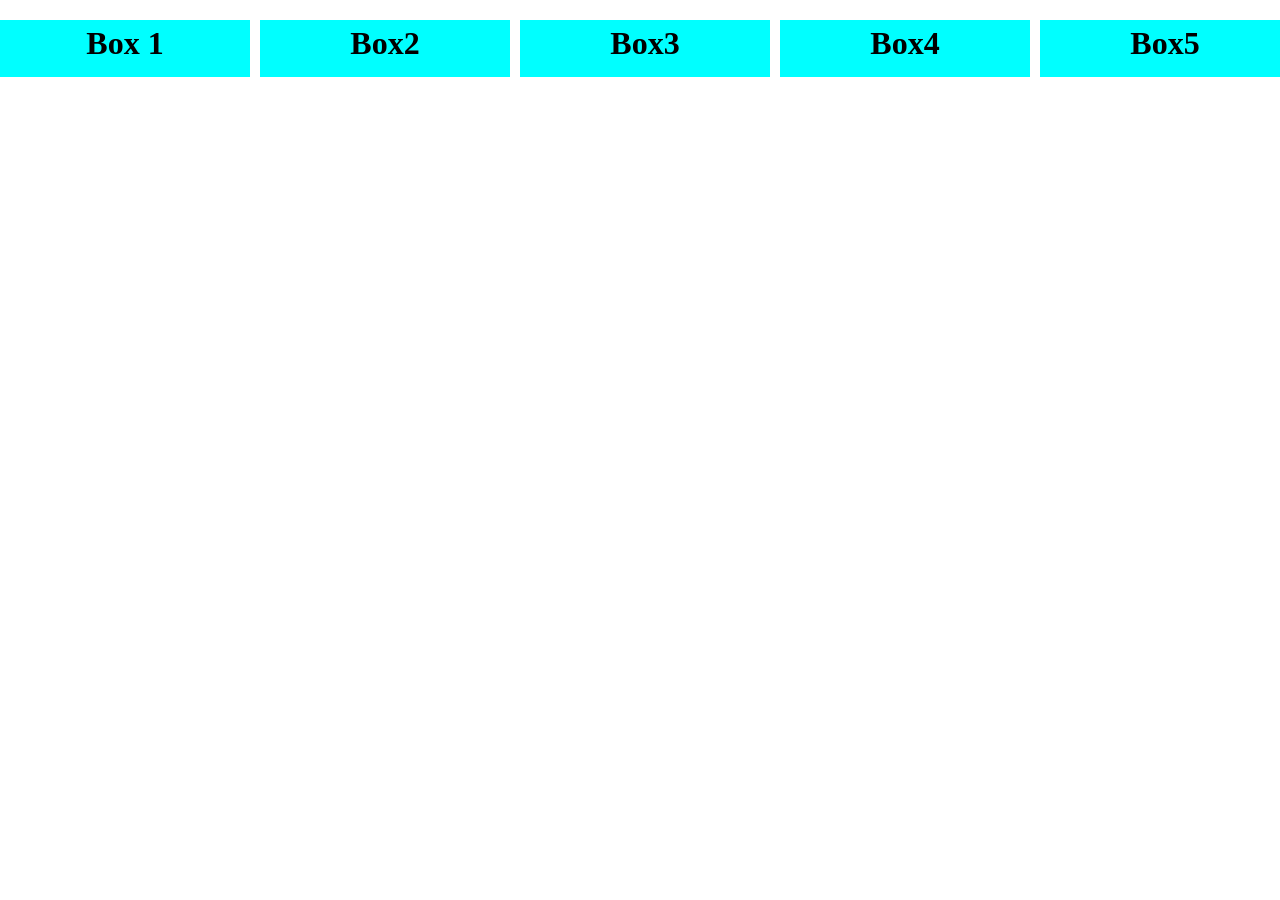
<file: learning/index.html>
<!DOCTYPE html>
<html lang="en">
<head>
    <meta charset="UTF-8">
    <meta name="viewport" content="width=device-width, initial-scale=1.0">
    <title>Document</title>
    <link rel="stylesheet" href="style.css">
</head>
<body>
    <div class="container">
        <div class="box">
            <h1>Box 1</h1>
        </div>
        <div class="box">
            <h1>Box2</h1>
        </div>
        <div class="box">
            <h1>Box3</h1>
        </div>
        <div class="box">
            <h1>Box4</h1>
        </div>
        <div class="box">
            <h1>Box5</h1>
        </div>
    </div>
</body>
</html>
</file>
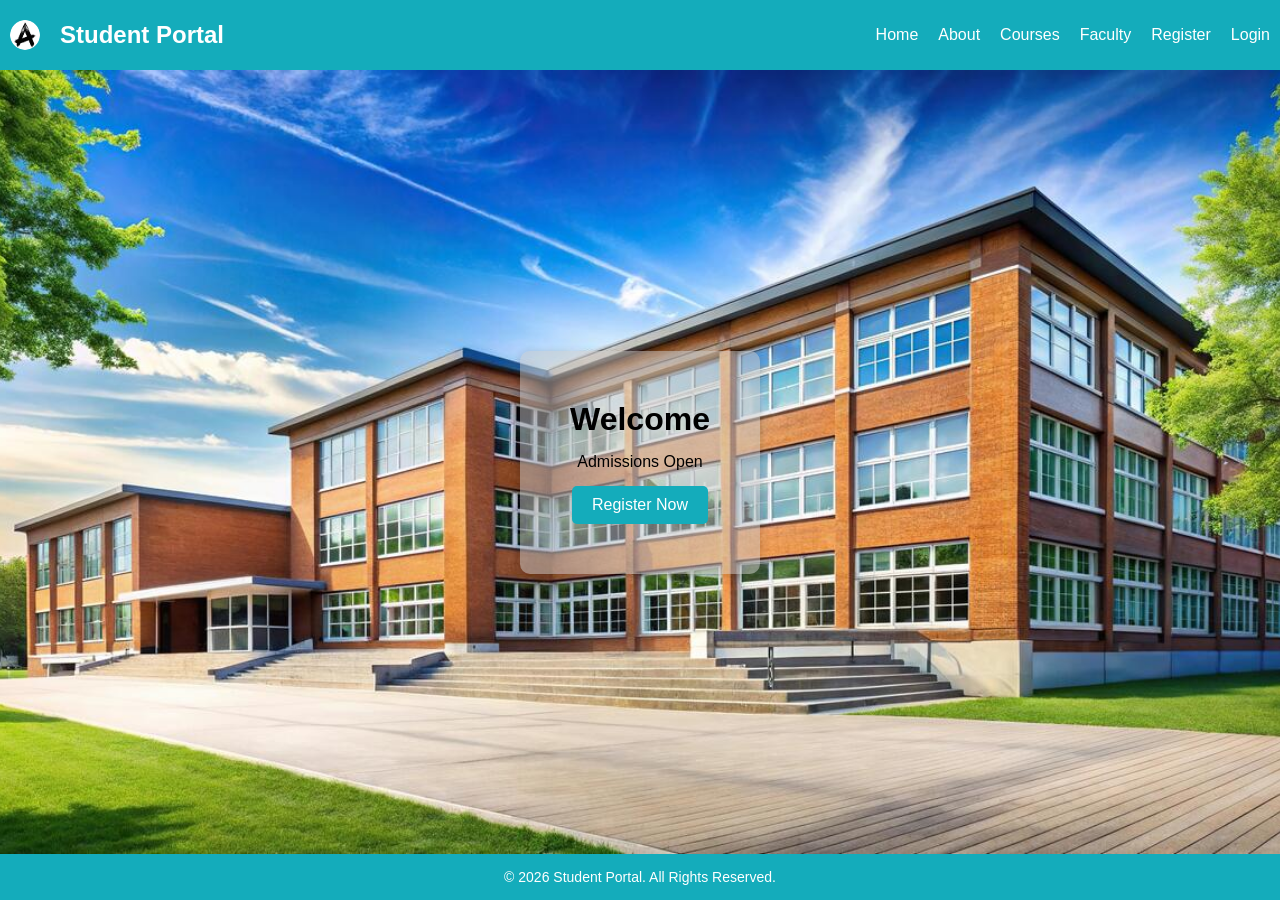
<file: student_portal/index.html>
<!doctype html>
<html lang="en">
  <head>
    <meta charset="UTF-8" />
    <meta name="viewport" content="width=device-width, initial-scale=1.0" />

    <link rel="stylesheet" href="css/main.css" />

    <title>Student Portal</title>
  </head>
  <body>
    <nav>
      <div class="logo-container">
        <img src="imgs/Asaiyum_Logo.png" alt="logo" class="logo" />
        <h1>Student Portal</h1>
      </div>

      <input type="checkbox" id="menu-toggle" />

      <label for="menu-toggle" class="hamburger"> ☰ </label>

      <ul class="nav-links">
        <li><a href="index.html">Home</a></li>
        <li><a href="about.html">About</a></li>
        <li><a href="courses.html">Courses</a></li>
        <li><a href="faculty.html">Faculty</a></li>
        <li><a href="register.html">Register</a></li>
        <li><a href="login.html">Login</a></li>
      </ul>
    </nav>

    <div
      class="hero"
      style="background-image: url(&quot;imgs/school.jpg&quot;)"
    >
      <div class="welcome-card">
        <h1>Welcome</h1>
        <p>Admissions Open</p>
        <a href="register.html">
          <button>Register Now</button>
        </a>
      </div>
    </div>

    <footer>
      <p>&copy; 2026 Student Portal. All Rights Reserved.</p>
    </footer>
  </body>
</html>
</file>
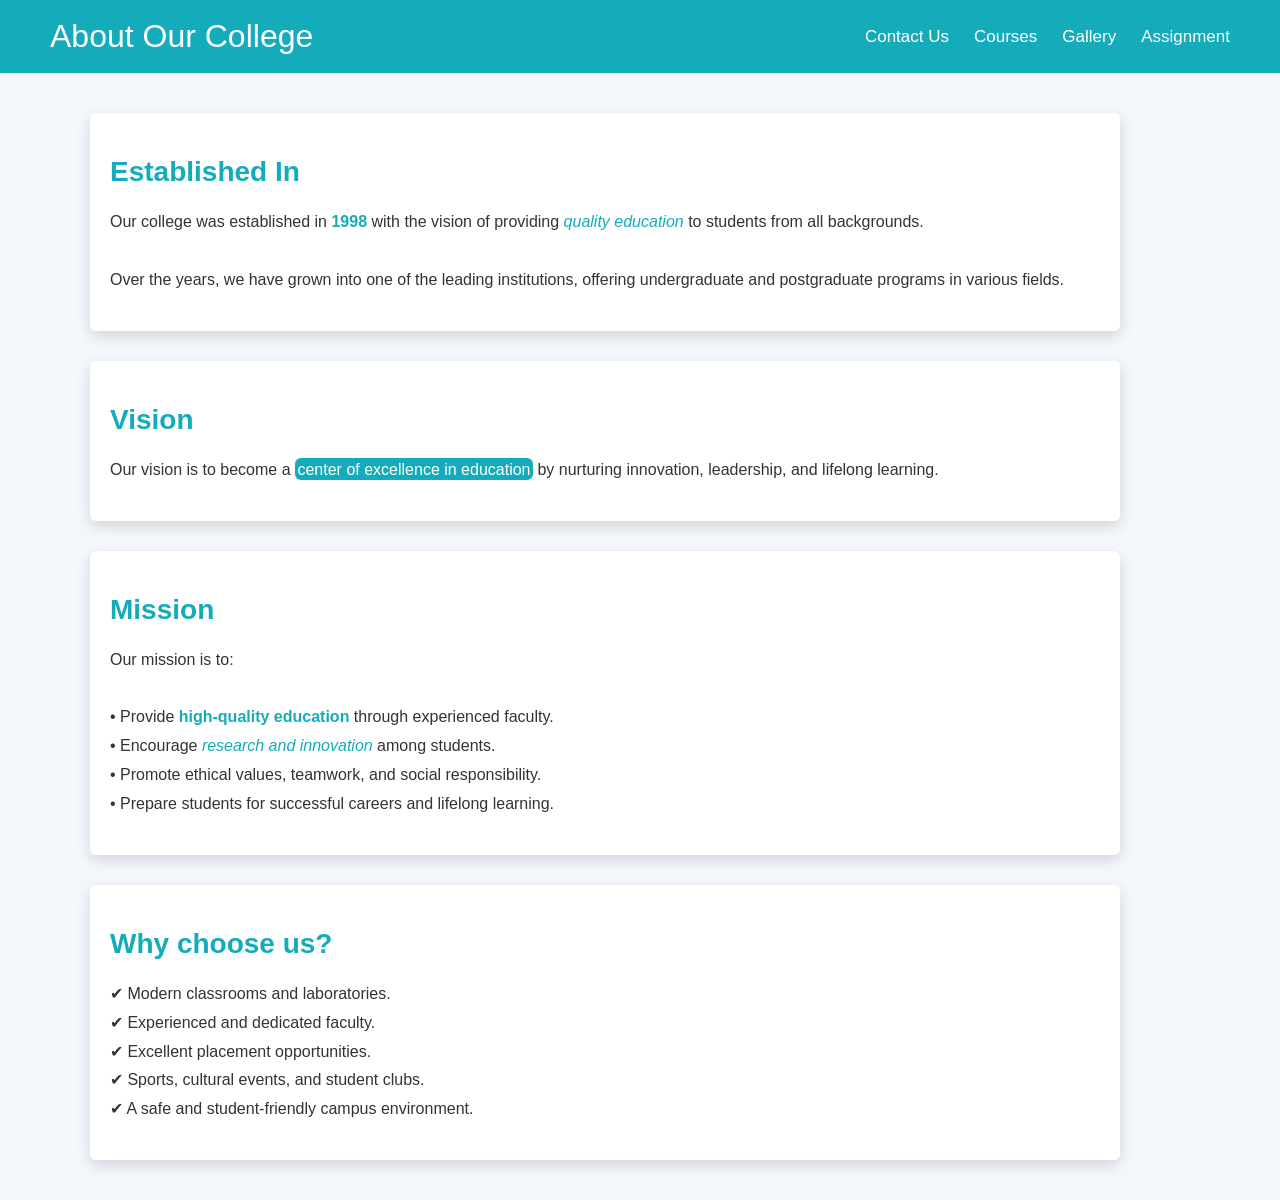
<file: student_portal/about.html>
<!doctype html>
<html lang="en">
  <head>
    <meta charset="UTF-8" />
    <meta name="viewport" content="width=device-width, initial-scale=1.0" />

    <link rel="stylesheet" href="css/about.css" />

    <title>About Page</title>
  </head>

  <body class="about-page">
    <nav class="navbar">
      <div class="page-title">About Our College</div>

      <div class="nav-links">
        <a href="contact.html" class="nav-link">Contact Us</a>
        <a href="courses.html" class="nav-link">Courses</a>
        <a href="gallery.html" class="nav-link">Gallery</a>
        <a href="assignments.html" class="nav-link">Assignment</a>
      </div>
    </nav>

    <section class="about-section">
      <article class="about-card">
        <h2 class="section-title">Established In</h2>

        <p class="section-content">
          Our college was established in <strong>1998</strong> with the vision
          of providing <em>quality education</em> to students from all
          backgrounds. <br /><br />
          Over the years, we have grown into one of the leading institutions,
          offering undergraduate and postgraduate programs in various fields.
        </p>
      </article>

      <article class="about-card">
        <h2 class="section-title">Vision</h2>

        <p class="section-content">
          Our vision is to become a
          <mark>center of excellence in education</mark>
          by nurturing innovation, leadership, and lifelong learning.
        </p>
      </article>

      <article class="about-card">
        <h2 class="section-title">Mission</h2>

        <p class="section-content">
          Our mission is to:
          <br /><br />

          • Provide <strong>high-quality education</strong> through experienced
          faculty.
          <br />

          • Encourage <em>research and innovation</em> among students.
          <br />

          • Promote ethical values, teamwork, and social responsibility.
          <br />

          • Prepare students for successful careers and lifelong learning.
        </p>
      </article>

      <article class="about-card">
        <h2 class="section-title">Why choose us?</h2>

        <p class="section-content">
          ✔ Modern classrooms and laboratories.<br />
          ✔ Experienced and dedicated faculty.<br />
          ✔ Excellent placement opportunities.<br />
          ✔ Sports, cultural events, and student clubs.<br />
          ✔ A safe and student-friendly campus environment.
        </p>
      </article>
    </section>
  </body>
</html>
</file>
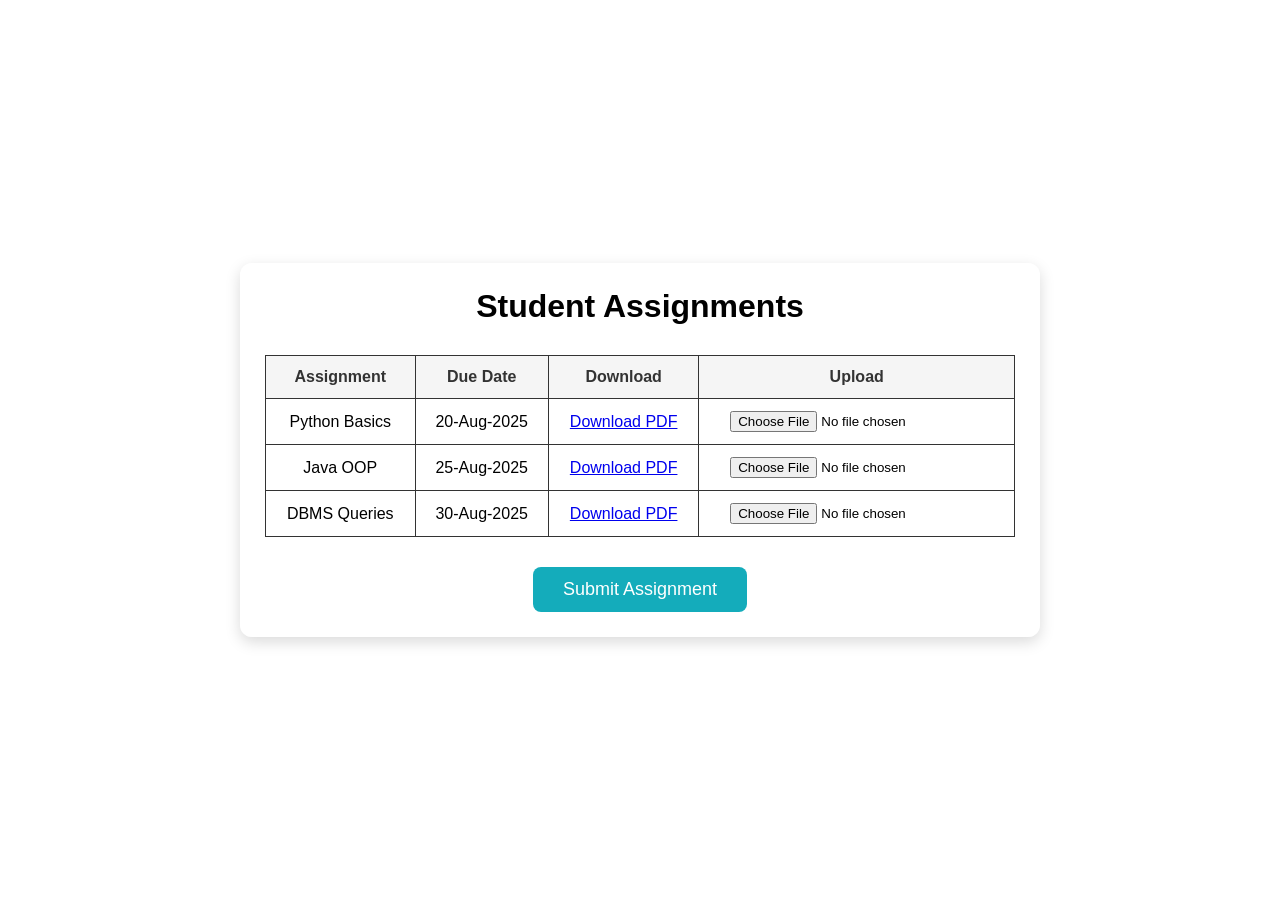
<file: student_portal/assignments.html>
<!doctype html>
<html lang="en">
  <head>
    <meta charset="UTF-8" />
    <meta name="viewport" content="width=device-width, initial-scale=1.0" />

    <link rel="stylesheet" href="css/assignments.css" />

    <title>Assignments</title>
  </head>
  <body>
    <form action="assignment-form" class="assignment-form">
      <h1 class="page-title">Student Assignments</h1>

      <div class="table-container">
        <table class="assignment-table">
          <tr class="table-header-row">
            <th class="table-heading">Assignment</th>
            <th class="table-heading">Due Date</th>
            <th class="table-heading">Download</th>
            <th class="table-heading">Upload</th>
          </tr>

          <tr class="table-row">
            <td class="table-data">Python Basics</td>
            <td class="table-data">20-Aug-2025</td>

            <td class="table-data">
              <a
                class="download-link"
                href="assignments/python_assignment.pdf"
                download
              >
                Download PDF
              </a>
            </td>

            <td class="table-data">
              <input class="file-input" type="file" />
            </td>
          </tr>

          <tr class="table-row">
            <td class="table-data">Java OOP</td>
            <td class="table-data">25-Aug-2025</td>

            <td class="table-data">
              <a
                class="download-link"
                href="assignments/java_assignment.pdf"
                download
              >
                Download PDF
              </a>
            </td>

            <td class="table-data">
              <input class="file-input" type="file" />
            </td>
          </tr>

          <tr class="table-row">
            <td class="table-data">DBMS Queries</td>
            <td class="table-data">30-Aug-2025</td>

            <td class="table-data">
              <a
                class="download-link"
                href="assignments/dbms_assignment.pdf"
                download
              >
                Download PDF
              </a>
            </td>

            <td class="table-data">
              <input class="file-input" type="file" />
            </td>
          </tr>
        </table>
      </div>

      <button class="submit-btn">Submit Assignment</button>
    </form>
  </body>
</html>
</file>
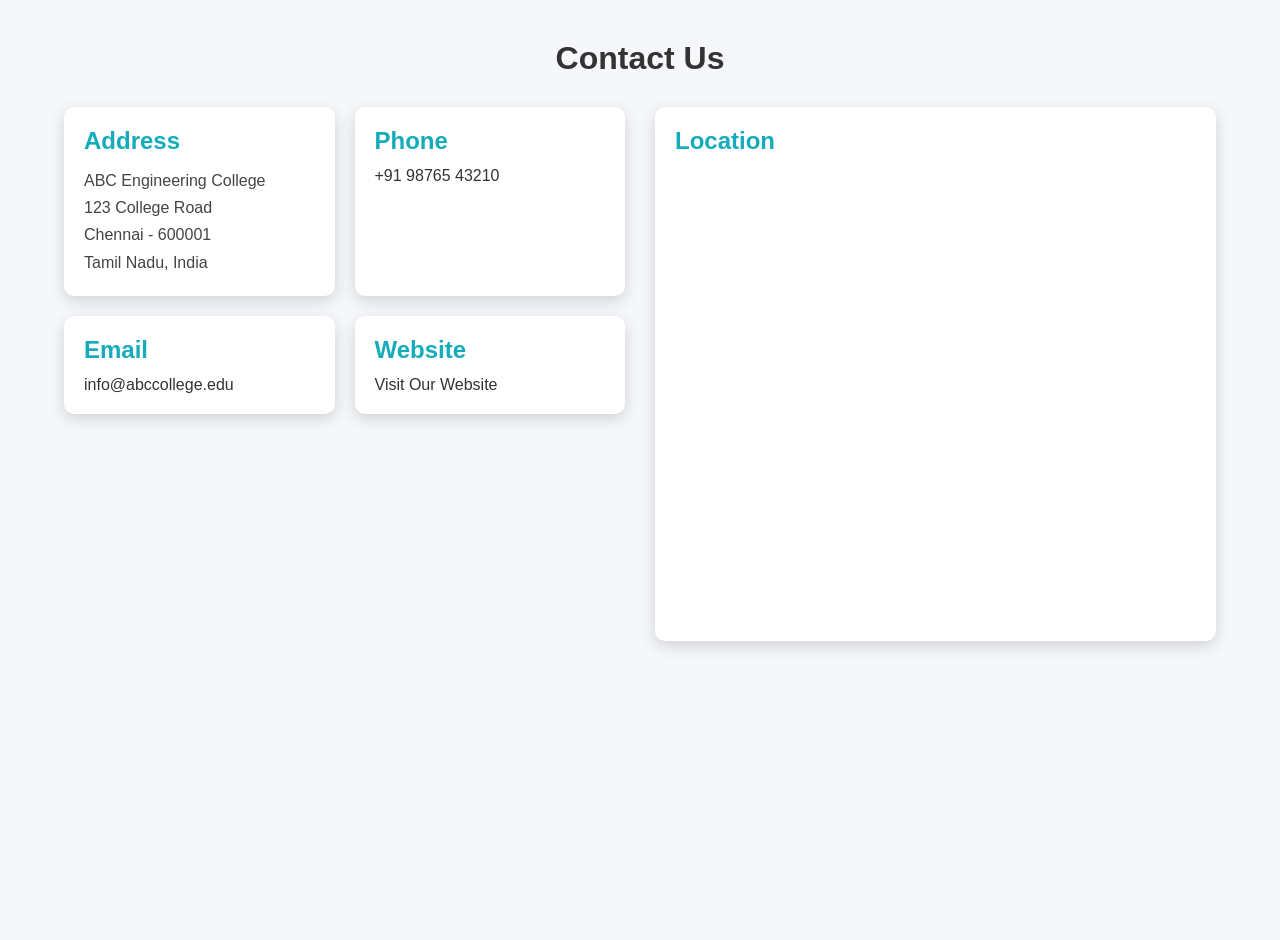
<file: student_portal/contact.html>
<!doctype html>
<html lang="en">
<head>
    <meta charset="UTF-8">
    <meta name="viewport" content="width=device-width, initial-scale=1.0">
    <title>Contact Us</title>
    <link rel="stylesheet" href="css/contact.css">
</head>
<body>

    <div class="contact-container">

        <h1 class="page-title">Contact Us</h1>

        <div class="contact-grid">

            <!-- Left Column -->
            <div class="contact-info">

                <div class="contact-section">
                    <h2 class="section-title">Address</h2>

                    <p class="contact-text">
                        ABC Engineering College <br>
                        123 College Road <br>
                        Chennai - 600001 <br>
                        Tamil Nadu, India
                    </p>
                </div>

                <div class="contact-section">
                    <h2 class="section-title">Phone</h2>

                    <a href="tel:+919876543210" class="contact-link">
                        +91 98765 43210
                    </a>
                </div>

                <div class="contact-section">
                    <h2 class="section-title">Email</h2>

                    <a href="mailto:info@abccollege.edu" class="contact-link">
                        info@abccollege.edu
                    </a>
                </div>

                <div class="contact-section">
                    <h2 class="section-title">Website</h2>

                    <a href="https://www.abccollege.edu"
                       target="_blank"
                       class="contact-link">
                        Visit Our Website
                    </a>
                </div>

            </div>

            <!-- Right Column -->
            <div class="contact-map">

                <h2 class="section-title">Location</h2>

                <div class="map-container">
                    <iframe
                        src="https://www.google.com/maps/embed?pb=YOUR_EMBED_LINK_HERE"
                        loading="lazy"
                        allowfullscreen>
                    </iframe>
                </div>

            </div>

        </div>

    </div>

</body>
</html>
</file>
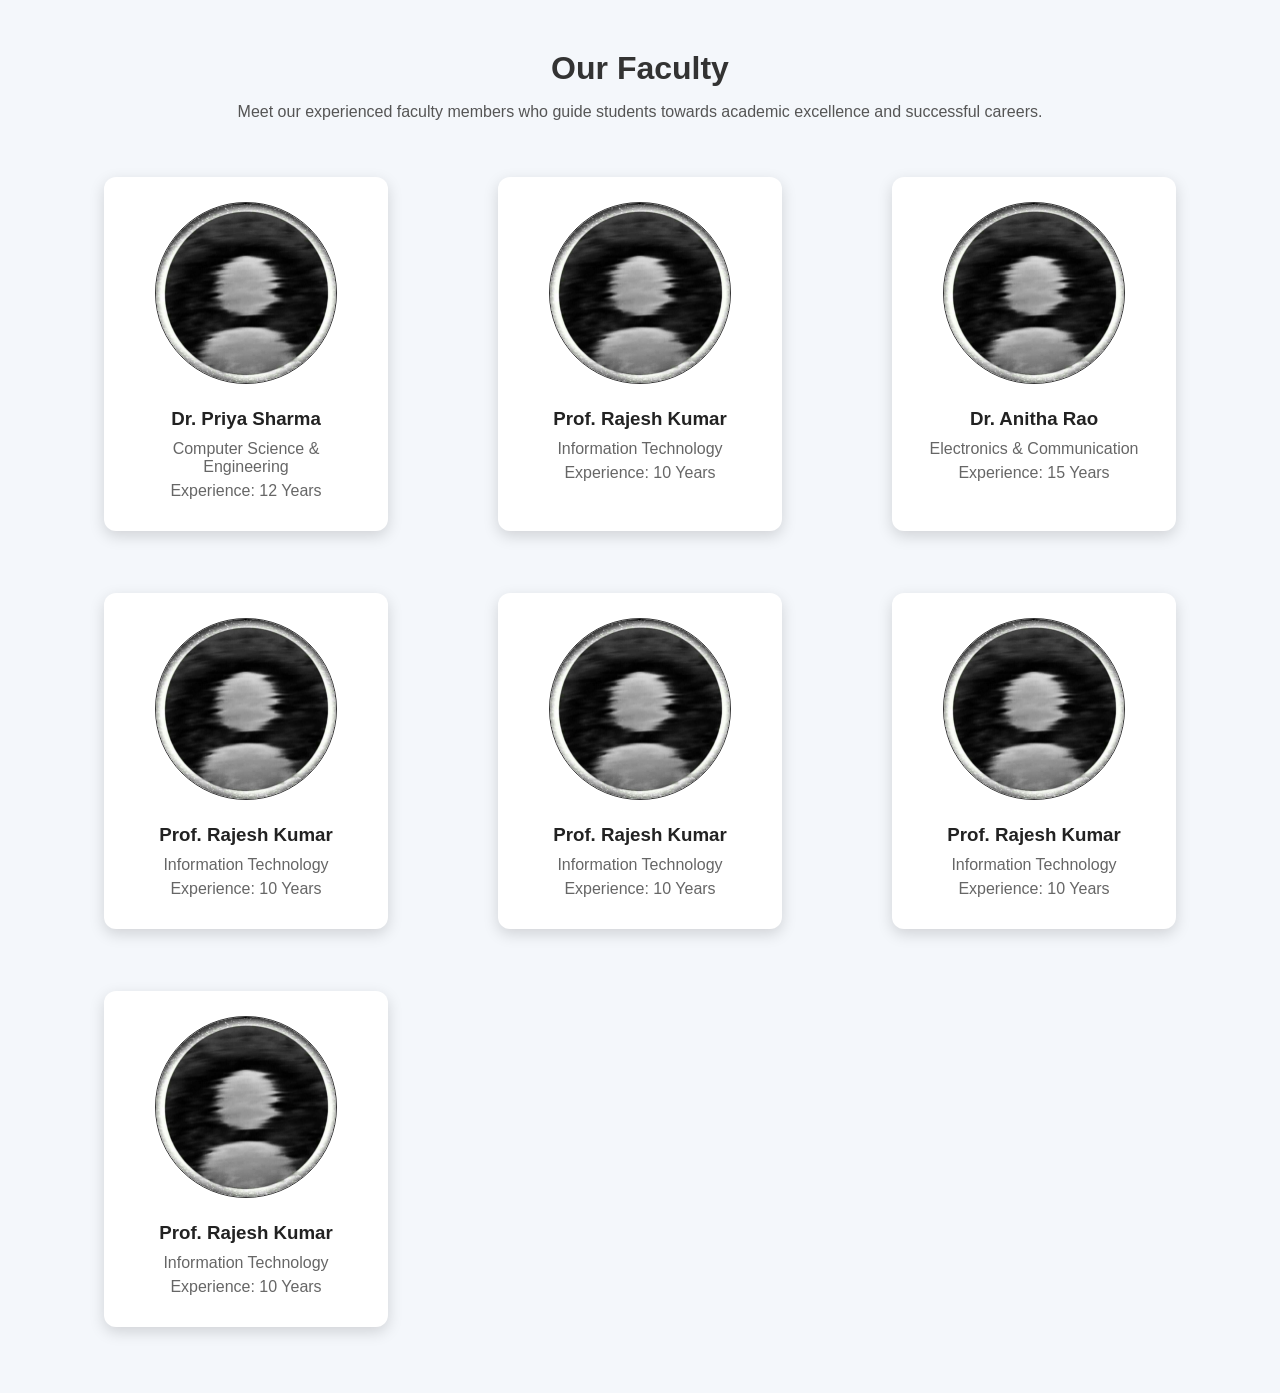
<file: student_portal/faculty.html>
<!doctype html>
<html lang="en">
  <head>
    <meta charset="UTF-8" />
    <meta name="viewport" content="width=device-width, initial-scale=1.0" />

    <link rel="stylesheet" href="css/faculty.css" />

    <title>Faculty</title>
  </head>
  <body>
    <div class="faculty-container">
      <h1 class="page-title">Our Faculty</h1>

      <p class="page-description">
        Meet our experienced faculty members who guide students towards academic
        excellence and successful careers.
      </p>

      <section class="faculty-list">
        <figure class="faculty-card">
          <img
            src="imgs/logo.jpg"
            alt="Dr. Priya Sharma"
            class="faculty-image"
          />

          <figcaption class="faculty-details">
            <h3 class="faculty-name">Dr. Priya Sharma</h3>
            <p>Computer Science & Engineering</p>
            <p>Experience: 12 Years</p>
          </figcaption>
        </figure>

        <figure class="faculty-card">
          <img
            src="imgs/logo.jpg"
            alt="Prof. Rajesh Kumar"
            class="faculty-image"
          />

          <figcaption class="faculty-details">
            <h3 class="faculty-name">Prof. Rajesh Kumar</h3>
            <p>Information Technology</p>
            <p>Experience: 10 Years</p>
          </figcaption>
        </figure>

        <figure class="faculty-card">
          <img src="imgs/logo.jpg" alt="Dr. Anitha Rao" class="faculty-image" />

          <figcaption class="faculty-details">
            <h3 class="faculty-name">Dr. Anitha Rao</h3>
            <p>Electronics & Communication</p>
            <p>Experience: 15 Years</p>
          </figcaption>
        </figure>

                <figure class="faculty-card">
          <img
            src="imgs/logo.jpg"
            alt="Prof. Rajesh Kumar"
            class="faculty-image"
          />

          <figcaption class="faculty-details">
            <h3 class="faculty-name">Prof. Rajesh Kumar</h3>
            <p>Information Technology</p>
            <p>Experience: 10 Years</p>
          </figcaption>
        </figure>

                <figure class="faculty-card">
          <img
            src="imgs/logo.jpg"
            alt="Prof. Rajesh Kumar"
            class="faculty-image"
          />

          <figcaption class="faculty-details">
            <h3 class="faculty-name">Prof. Rajesh Kumar</h3>
            <p>Information Technology</p>
            <p>Experience: 10 Years</p>
          </figcaption>
        </figure>

                <figure class="faculty-card">
          <img
            src="imgs/logo.jpg"
            alt="Prof. Rajesh Kumar"
            class="faculty-image"
          />

          <figcaption class="faculty-details">
            <h3 class="faculty-name">Prof. Rajesh Kumar</h3>
            <p>Information Technology</p>
            <p>Experience: 10 Years</p>
          </figcaption>
        </figure>

                <figure class="faculty-card">
          <img
            src="imgs/logo.jpg"
            alt="Prof. Rajesh Kumar"
            class="faculty-image"
          />

          <figcaption class="faculty-details">
            <h3 class="faculty-name">Prof. Rajesh Kumar</h3>
            <p>Information Technology</p>
            <p>Experience: 10 Years</p>
          </figcaption>
        </figure>
      </section>
    </div>
  </body>
</html>
</file>
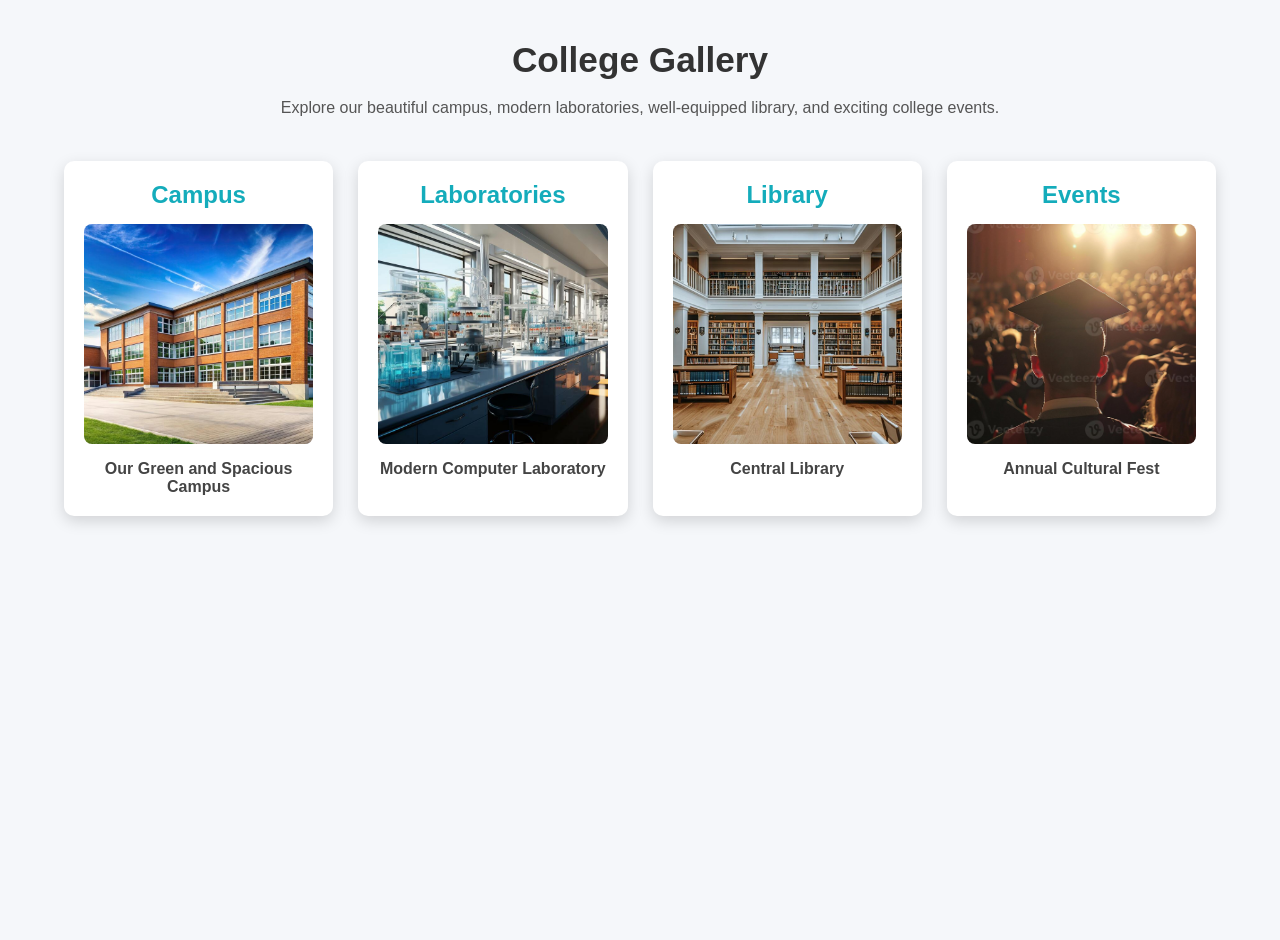
<file: student_portal/gallery.html>
<!doctype html>
<html lang="en">
  <head>
    <meta charset="UTF-8" />
    <meta name="viewport" content="width=device-width, initial-scale=1.0" />
    <title>College Gallery</title>
    <link rel="stylesheet" href="css/gallery.css" />
  </head>
  <body>
    <div class="gallery-container">
      <h1 class="page-title">College Gallery</h1>

      <p class="gallery-description">
        Explore our beautiful campus, modern laboratories, well-equipped
        library, and exciting college events.
      </p>

      <div class="gallery-grid">
        <div class="gallery-card">
          <h2 class="gallery-title">Campus</h2>

          <figure class="gallery-item">
            <img
              src="imgs/school.jpg"
              alt="College campus with academic buildings"
              class="gallery-image"
            />

            <figcaption class="gallery-caption">
              Our Green and Spacious Campus
            </figcaption>
          </figure>
        </div>

        <div class="gallery-card">
          <h2 class="gallery-title">Laboratories</h2>

          <figure class="gallery-item">
            <img
              src="imgs/lab.jpg"
              alt="Students working in a computer laboratory"
              class="gallery-image"
            />

            <figcaption class="gallery-caption">
              Modern Computer Laboratory
            </figcaption>
          </figure>
        </div>

        <div class="gallery-card">
          <h2 class="gallery-title">Library</h2>

          <figure class="gallery-item">
            <img
              src="imgs/library.jpeg"
              alt="College library with bookshelves and study tables"
              class="gallery-image"
            />

            <figcaption class="gallery-caption">Central Library</figcaption>
          </figure>
        </div>

        <div class="gallery-card">
          <h2 class="gallery-title">Events</h2>

          <figure class="gallery-item">
            <img
              src="imgs/events.jpg"
              alt="Students participating in a college cultural event"
              class="gallery-image"
            />

            <figcaption class="gallery-caption">
              Annual Cultural Fest
            </figcaption>
          </figure>
        </div>
      </div>
    </div>
  </body>
</html>
</file>
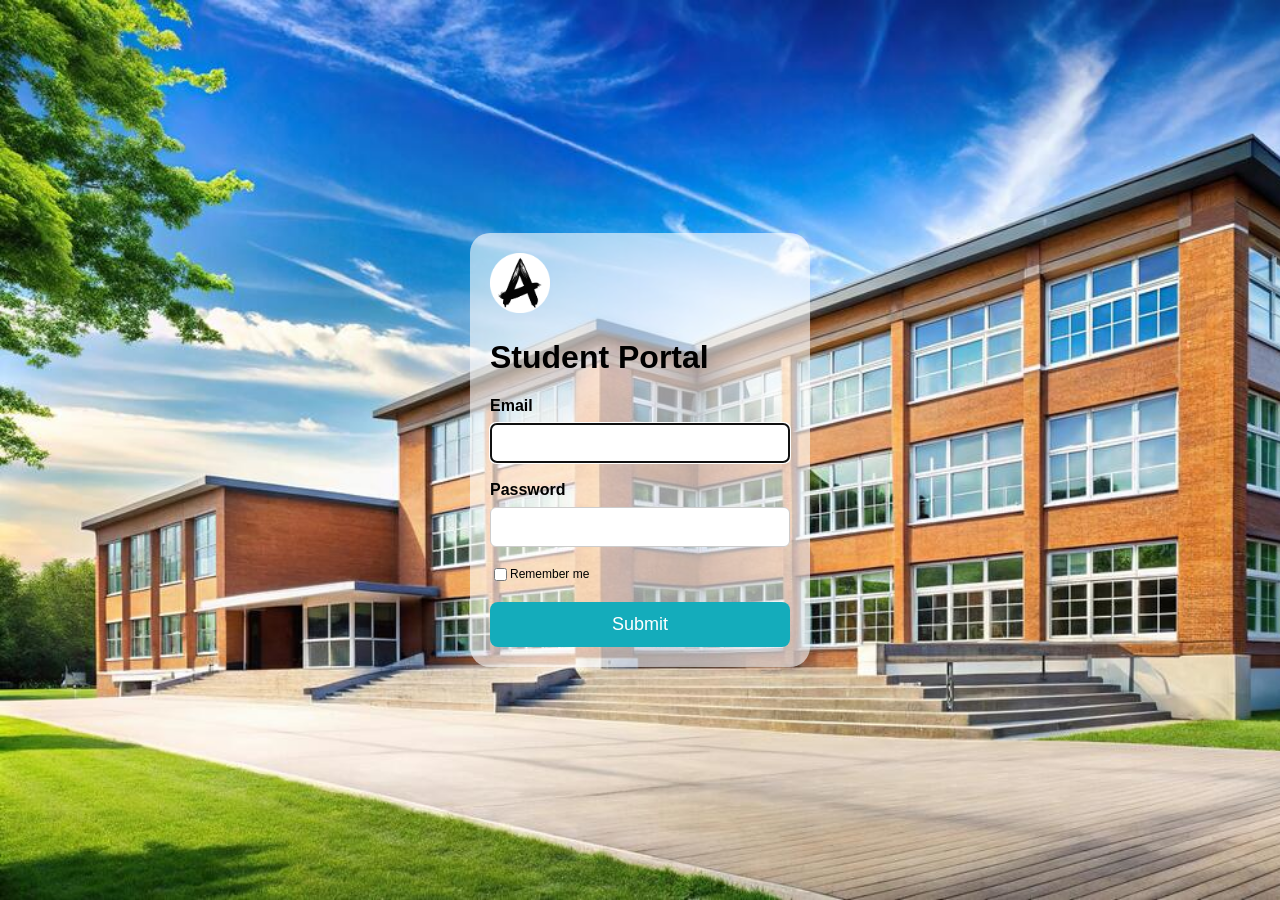
<file: student_portal/login.html>
<!doctype html>
<html lang="en">
  <head>
    <meta charset="UTF-8" />
    <meta name="viewport" content="width=device-width, initial-scale=1.0" />

    <link rel="stylesheet" href="css/login.css" />

    <title>login</title>
  </head>
  <body style="background-image: url('imgs/school.jpg');">
    <form action="login" class="login-form">
      <div>
        <img src="imgs/Asaiyum_Logo.png" alt="logo" style="max-width: 60px" />
        <h1>Student Portal</h1>
      </div>

      <label for="name" class="input-lable">Email</label>
      <input type="email" class="input-box" name="mail" id="" autocomplete autofocus />

      <br />

      <label for="password" class="input-lable">Password</label>
      <input type="password" class="input-box" pattern="(?=.*[A-Z])(?=.*[a-z])(?=.*[0-9]).{8,}" />

      <br />

      <div class="remember">
        <input type="checkbox" class="checkbox"/>
        <label for="" class="input-remember">Remember me</label>
      </div>

      <br />

      <button class="submit-btn">
        <a href="marks.html">Submit</a>
      </button>
    </form>
  </body>
</html>
</file>
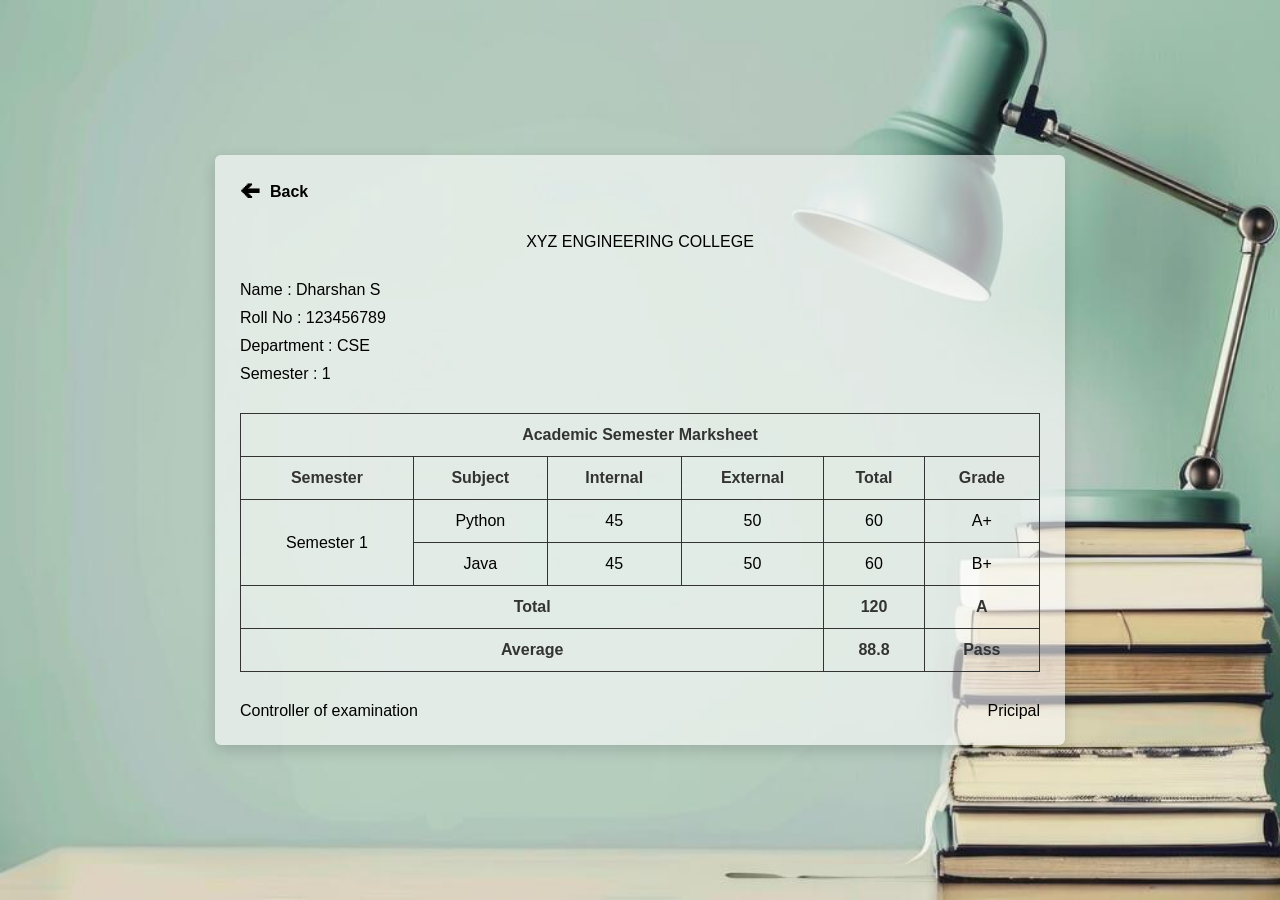
<file: student_portal/marks.html>
<!doctype html>
<html lang="en">
  <head>
    <meta charset="UTF-8" />
    <meta name="viewport" content="width=device-width, initial-scale=1.0" />

    <link rel="stylesheet" href="css/marks.css" />

    <title>Mark's Page</title>
  </head>
  <body style="background-image: url(&quot;imgs/study.jpg&quot;)">
    <div class="mark-sheet">
      <div class="back-arrow">
        <a href="index.html" class="">
          <h4 class="arrow">🡨</h4>
          <h4>Back</h4>
        </a>
      </div>

      <div class="clg-name">XYZ ENGINEERING COLLEGE</div>
      <div class="personal-details">
        <div class="name">Name : Dharshan S</div>
        <div class="name">Roll No : 123456789</div>
        <div class="name">Department : CSE</div>
        <div class="name">Semester : 1</div>
      </div>

      <div class="table-container">
        <table>
          <thead>
            <tr>
              <th colspan="6">Academic Semester Marksheet</th>
            </tr>

            <tr>
              <th>Semester</th>
              <th>Subject</th>
              <th>Internal</th>
              <th>External</th>
              <th>Total</th>
              <th>Grade</th>
            </tr>
          </thead>
          <tbody>
            <td rowspan="5">Semester 1</td>
            <tr>
              <td>Python</td>
              <td>45</td>
              <td>50</td>
              <td>60</td>
              <td>A+</td>
            </tr>
            <tr>
              <td>Java</td>
              <td>45</td>
              <td>50</td>
              <td>60</td>
              <td>B+</td>
            </tr>
          </tbody>
          <tfoot>
            <tr>
              <th colspan="4">Total</th>
              <th>120</th>
              <th>A</th>
            </tr>
            <tr>
              <th colspan="4">Average</th>
              <th>88.8</th>
              <th>Pass</th>
            </tr>
          </tfoot>
        </table>
      </div>

      <div class="signature">
        <div class="coe">Controller of examination</div>
        <div class="principal">Pricipal</div>
      </div>
    </div>
  </body>
</html>
</file>
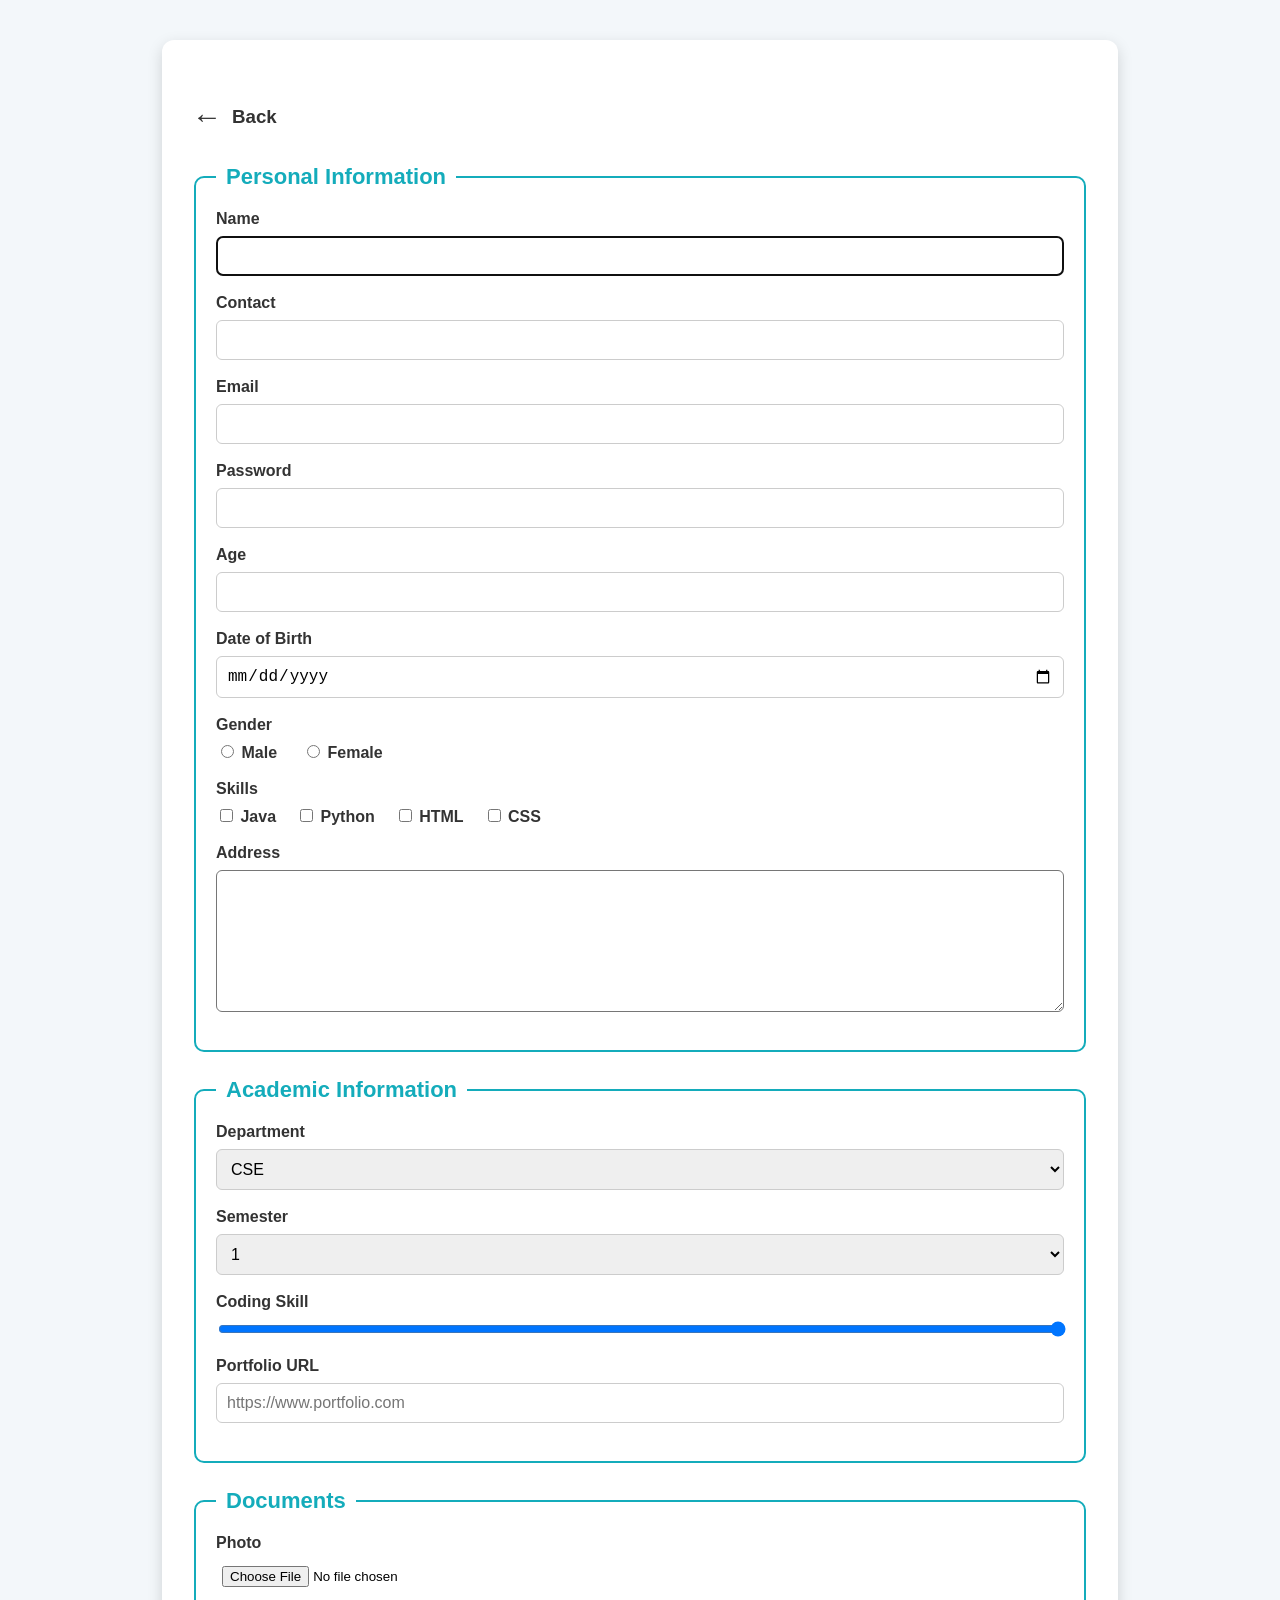
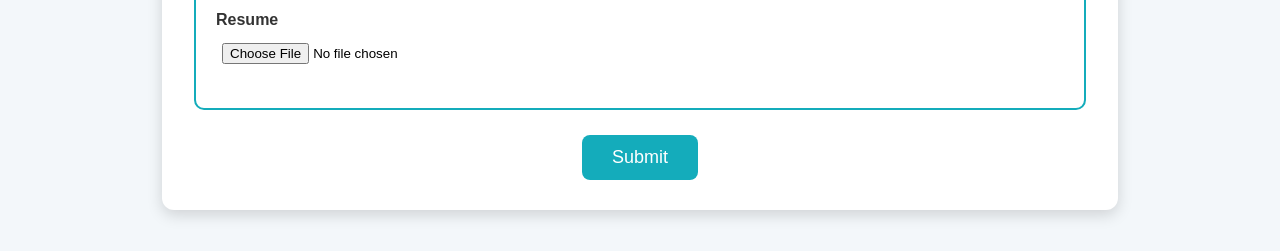
<file: student_portal/register.html>
<!doctype html>
<html lang="en">
  <head>
    <meta charset="UTF-8" />
    <meta name="viewport" content="width=device-width, initial-scale=1.0" />

    <link rel="stylesheet" href="css/register.css" />

    <title>Student Registration</title>
  </head>
  <body>
    <form action="student-register" class="register-form">
      <div>
        <a href="index.html" class="">
          <h3 class="arrow">←</h3>
          <h3>Back</h3>
        </a>
      </div>

      <!-- Personal Information -->
      <fieldset class="personal-section">
        <legend>Personal Information</legend>

        <div class="form-group">
          <label for="name">Name</label>
          <input
            type="text"
            id="name"
            name="name"
            class="form-input"
            required
            autofocus
          />
        </div>

        <div class="form-group">
          <label for="contact">Contact</label>
          <input
            type="tel"
            id="contact"
            name="contact"
            class="form-input"
            pattern="[0-9]{10}"
            required
          />
        </div>

        <div class="form-group">
          <label for="mail">Email</label>
          <input
            type="email"
            id="mail"
            name="mail"
            class="form-input"
            required
          />
        </div>

        <div class="form-group">
          <label for="passwd">Password</label>
          <input
            type="password"
            id="passwd"
            name="password"
            class="form-input"
            minlength="8"
            maxlength="15"
            pattern="(?=.*[A-Z])(?=.*[a-z])(?=.*[0-9]).{8,}"
            required
          />
        </div>

        <div class="form-group">
          <label for="age">Age</label>
          <input type="number" id="age" name="age" class="form-input" />
        </div>

        <div class="form-group">
          <label for="dob">Date of Birth</label>
          <input type="date" id="dob" name="dob" class="form-input" />
        </div>

        <div class="form-group">
          <label>Gender</label>

          <div class="radio-group">
            <div>
              <input type="radio" id="male" name="gender" value="Male" />
              <label for="male">Male</label>
            </div>
            <div>
              <input type="radio" id="female" name="gender" value="Female" />
              <label for="female">Female</label>
            </div>
          </div>
        </div>

        <div class="form-group">
          <label>Skills</label>

          <div class="checkbox-group">
            <div>
              <input type="checkbox" id="java" name="skills" value="Java" />
              <label for="java">Java</label>
            </div>
            <div>
              <input type="checkbox" id="python" name="skills" value="Python" />
              <label for="python">Python</label>
            </div>
            <div>
              <input type="checkbox" id="html" name="skills" value="HTML" />
              <label for="html">HTML</label>
            </div>
            <div>
              <input type="checkbox" id="css" name="skills" value="CSS" />
              <label for="css">CSS</label>
            </div>
          </div>
        </div>

        <div class="form-group">
          <label for="address">Address</label>
          <textarea
            id="address"
            name="address"
            class="form-textarea"
          ></textarea>
        </div>
      </fieldset>

      <!-- Academic Information -->
      <fieldset class="academic-section">
        <legend>Academic Information</legend>

        <div class="form-group">
          <label for="dept">Department</label>

          <select id="dept" name="dept" class="form-select">
            <optgroup label="Engineering" class="select-opt-group">
              <option value="cse">CSE</option>
              <option value="aids">AIDS</option>
              <option value="eee">EEE</option>
              <option value="ece">ECE</option>
            </optgroup>

            <optgroup label="Arts" class="select-opt-group">
              <option value="eng">English</option>
              <option value="com">Commerce</option>
            </optgroup>
          </select>
        </div>

        <div class="form-group">
          <label for="semester">Semester</label>

          <select id="semester" name="semester" class="form-select">
            <option>1</option>
            <option>2</option>
            <option>3</option>
            <option>4</option>
            <option>5</option>
            <option>6</option>
            <option>7</option>
            <option>8</option>
          </select>
        </div>

        <div class="form-group">
          <label for="coding-skill">Coding Skill</label>
          <input
            type="range"
            id="coding-skill"
            name="coding-skill"
            class="form-range"
            value="100"
          />
        </div>

        <div class="form-group">
          <label for="portfolio">Portfolio URL</label>
          <input
            type="url"
            id="portfolio"
            name="portfolio"
            class="form-input"
            placeholder="https://www.portfolio.com"
          />
        </div>
      </fieldset>

      <!-- Documents -->
      <fieldset class="document-section">
        <legend>Documents</legend>
        <div class="form-group">
          <label for="photo">Photo</label>
          <input type="file" id="photo" name="photo" class="form-file" />
        </div>

        <div class="form-group">
          <label for="resume">Resume</label>
          <input type="file" id="resume" name="resume" class="form-file" />
        </div>
      </fieldset>

      <div class="button-group">
        <button type="submit" class="submit-btn">Submit</button>
      </div>
    </form>
  </body>
</html>
</file>
<file: learning/style.css>
*{
    margin: 0;
}

h1{
    margin: 0;
}

.box{
    width: 100%;
    height: 100%;
    padding: 5px;
    display: flex;
    /* align-items: center; */
    justify-content: center;
    background-color: aqua;
}

.container{
    margin-top: 20px;
    display: grid;
    grid-template-columns: repeat(auto-fit, minmax(200px, 1fr));
    gap: 20px;
}

/* @media (max-width:1440px){
    .container{
        grid-template-columns: repeat(3, 1fr);
    }
}

@media  (max-width:768px) {
    .container{
        grid-template-columns: repeat(2, 1fr);
    }
}

@media (max-width:480px) {
    .container{
        grid-template-columns: 1fr;
    }
} */
</file>
<file: student_portal/css/main.css>
body {
    margin: 0;
    height: 100vh;
    font-family: Arial, Helvetica, sans-serif;
    display: flex;
    flex-direction: column;
}

nav {
    display: flex;
    justify-content: space-between;
    align-items: center;
    background-color: #14acbb;
    padding: 10px;
    color: white;
}

.logo-container {
    display: flex;
    align-items: center;
    gap: 20px;
}

.logo {
    width: 30px;
    height: 30px;
    border-radius: 20px;
}

#menu-toggle{
    display: none;
}

.hamburger {
    display: none;
    font-size: 30px;
    cursor: pointer;
}

.logo-container h1 {
    margin: 0;
}

.nav-links {
    display: flex;
    gap: 20px;
    list-style: none;
}

@media (max-width: 768px){

    nav{
        position: relative;
        padding: 15px 20px;
    }

    .hamburger{
        display: block;
    }

    .nav-links {
        display: none;
        flex-direction: column;
        position: absolute;
        top: 70px;
        right: 20px;
        background: #69cee7;
        width: 200px;
        padding: 15px;
        border-radius: 8px;
        list-style: none;
        gap: 15px;
    }

    #menu-toggle:checked ~ .nav-links {
        display: flex;
    }
}

.nav-links a {
    text-decoration: none;
    color: white;
    font-weight: 500;
}

.hero {
    height:100%;
    width: 100%;
    background-size: cover;
    background-position: center;
    background-repeat: no-repeat;
    display: flex;
    justify-content: center;
    align-items: center;
}

.welcome-card {
    background-color: rgba(200, 200, 200, 0.5);
    display: flex;
    flex-direction: column;
    align-items: center;
    padding: 50px;
    box-shadow:0 2px 10px rgba(0,0,0,.2);
    border-radius: 10px;
}

.welcome-card h1 {
    margin: 0;
}

.welcome-card p {
    margin: 15px 0;
}

.welcome-card button {
    padding: 10px 20px;
    border: none;
    background-color: #14acbb;
    cursor: pointer;
    font-size: 16px;
    border-radius: 5px;
    color: white;
}

.welcome-card button:hover {
    background-color: #14accc;
}

footer {
    background-color: #14acbb;
    text-align: center;
    padding: 15px;
    color: white;
}

footer p {
    margin: 0;
    font-size: 14px;
}
</file>
<file: student_portal/css/about.css>
body{
    margin:0;
    font-family:Arial, Helvetica, sans-serif;
    background:#f4f7fb;
    color:#333;

    box-sizing: border-box;
}

.navbar{
    background-color: #14acbb;
    color: white;
    padding: 18px 50px;

    display: flex;
    justify-content: space-between;
    align-items: center;
}
.page-title{
    font-size: 32px;
}

.nav-links{
    display: flex;
    gap: 25px;
}

.nav-link{
    text-decoration: none;
    color: white;
    font-size: 17px;
    transition: .3s;
}

.nav-link:hover {
    color: #dffcff;
}

.about-section{
    width: 90%;
    max-width: 1100px;
    margin: 40px auto;

    display: flex;
    flex-direction: column;
    gap: 30px;
}

.about-card{
    background: white;
    border-radius: 6px;
    box-shadow: 0 5px 15px rgba(0, 0, 0, 0.15);
    padding: 20px;
    width: 90%;
}

.section-title{
    color: #14acbb;
    margin-bottom: 20px;
    font-size: 28px;
}

.section-content{
    color: #333;
    font-size: 16px;
    line-height: 1.8;
}

mark{
    background-color: #14acbb;
    padding: 2.5px;
    border-radius: 6px;
    color: white;
}

em,
strong{
    color: #14acbb;
}



@media (max-width:768px) {
    .navbar{
        flex-direction: column;
        text-align: center;
    }

    .nav-links{
        flex-wrap: wrap;
        justify-content: center;
        gap: 15px;
    }

        .page-title {
        font-size: 26px;
    }

    .section-title {
        font-size: 24px;
    }

    .section-content {
        font-size: 16px;
    }

    .about-card {
        padding: 20px;
    }


}
</file>
<file: student_portal/css/assignments.css>
*{
    margin: 0;
    padding: 0;
    box-sizing: border-box;
}

body{
    margin: 0;
    min-height: 100vh;
    font-family: Arial, Helvetica, sans-serif;
    display: flex;
    flex-direction: column;
    justify-content: center;
    align-items: center;
    background-size: cover;
}

.assignment-form{
    display: flex;
    flex-direction: column;
    align-items: center;
    gap: 30px;
    background-color: rgba(255, 255, 255, 0.6);
    width: 90%;
    max-width: 800px;
    padding: 25px;
    border-radius: 12px;
    box-shadow: 0 5px 15px rgba(0,0,0,.15);
}

.page-title{
    font-size: 32px;
}

.table-container{
    width: 100%;
    overflow-x: auto;
}

.assignment-table{
    width: 100%;
    border-collapse: collapse;
}

.assignment-table th{
    border: 1px solid #333;
    font-weight: bold ;
    padding: 12px;
    color: #333;
    background:#f5f5f5;
}

.assignment-table tr{
    text-align: center;
}

.assignment-table td{
    font-size: 16px;
    padding: 12px;
    border: 1px solid #333;
    min-width: 100px;
}

.submit-btn{
    background:#14acbb;
    color:white;
    border:none;
    padding:12px 30px;
    border-radius:8px;
    font-size:18px;
    cursor:pointer;
    transition:.3s;
}

.submit-btn:hover{
    background:#0e8b97;
}

@media (max-width:425px) {

    .page-title{
        text-align:center;
        width:100%;
    }

    .assignment-form{
        width: 95%;
        padding: 20px;
    }

    .assignment-table th,
    .assignment-table td{
        padding: 8px;
        font-size: 14px;

    }
}
</file>
<file: student_portal/css/contact.css>
*{
    margin:0;
    padding:0;
    box-sizing:border-box;
}

body{
    min-height:100vh;
    font-family:Arial, Helvetica, sans-serif;
    background:#f5f7fa;
}

.contact-container{
    width:90%;
    max-width:1200px;
    margin:40px auto;
}

.page-title{
    text-align:center;
    color:#333;
    margin-bottom:30px;
    font-size:2rem;
}

.contact-grid{
    display:grid;
    grid-template-columns:1fr 1fr;
    gap:30px;
    align-items:start;
}

.contact-info{
    display:grid;
    grid-template-columns:repeat(auto-fit, minmax(220px,1fr));
    gap:20px;
}

.contact-section{
    background:#fff;
    padding:20px;
    border-radius:10px;
    box-shadow:0 5px 15px rgba(0,0,0,.15);
    transition:transform .3s ease,
               box-shadow .3s ease;
}

.contact-section:hover{
    transform:translateY(-5px);
    box-shadow:0 10px 25px rgba(0,0,0,.2);
}

.section-title{
    color:#14acbb;
    margin-bottom:12px;
}

.contact-text{
    color:#444;
    line-height:1.7;
}

.contact-link{
    color:#333;
    text-decoration:none;
    transition:color .3s ease;
}

.contact-link:hover{
    color:#14acbb;
}

.contact-map{
    background:#fff;
    padding:20px;
    border-radius:10px;
    box-shadow:0 5px 15px rgba(0,0,0,.15);
}

.map-container{
    overflow:hidden;
    border-radius:8px;
}

.map-container iframe{
    width:100%;
    height:450px;
    border:0;
}

@media (max-width:768px){

    .contact-grid{
        grid-template-columns:1fr;
    }

    .page-title{
        font-size:1.8rem;
    }

    .map-container iframe{
        height:300px;
    }
}

@media (max-width:425px){

    .contact-container{
        width:95%;
    }

    .page-title{
        font-size:32px;
    }

    .contact-info{
        grid-template-columns:1fr;
    }

    .contact-section{
        padding:16px;
    }

    .map-container iframe{
        height:250px;
    }
}
</file>
<file: student_portal/css/faculty.css>
body{
    margin: 0;
    min-height: 100vh;
    font-family:Arial, Helvetica, sans-serif;

    background:#f4f7fb;
}

.faculty-container{
    width: 90%;
    max-width: 1200px;
    margin: 50px auto;
}

.page-title{
    text-align: center;
    color: #333;
    margin-bottom: 10px;
}

.page-description{
    text-align: center;
    color: #555;
    margin-bottom: 40px;
}

.faculty-list{
    display: grid;
    grid-template-columns: repeat(auto-fit, minmax(280px, 1fr));
    gap: 30px;
}

.faculty-card{
    background: white;
    padding: 25px;
    border-radius: 12px;
    text-align: center;
    box-shadow: 0 5px 15px rgba(0, 0, 0, .15);
    transition: .3s;
}

.faculty-card:hover{
    transform:translateY(-8px);
}

.faculty-image{
    width:100%;
    max-width:180px;
    border-radius: 50%;
    border: 1px solid #333;
    aspect-ratio:1;
    object-fit:cover;
}

.faculty-name{
    margin:20px 0 10px;
    color:#222;
}

.faculty-details p{
    color:#666;
    margin:6px 0;
}
</file>
<file: student_portal/css/gallery.css>
*{
    margin:0;
    padding:0;
    box-sizing:border-box;
}

body{
    font-family:Arial, Helvetica, sans-serif;
    background:#f5f7fa;
    min-height:100vh;
}

.gallery-container{
    width:90%;
    max-width:1200px;
    margin:40px auto;
}

.page-title{
    text-align:center;
    font-size:2.2rem;
    color:#333;
    margin-bottom:15px;
}

.gallery-description{
    text-align:center;
    color:#555;
    margin-bottom:40px;
    line-height:1.6;
}

.gallery-grid{
    display:grid;
    grid-template-columns:repeat(auto-fit, minmax(250px,1fr));
    gap:25px;
}

.gallery-card{
    background:#fff;
    padding:20px;
    border-radius:10px;
    box-shadow:0 5px 15px rgba(0,0,0,.15);
    transition:transform .3s ease,
               box-shadow .3s ease;
}

.gallery-card:hover{
    transform:translateY(-5px);
    box-shadow:0 10px 25px rgba(0,0,0,.2);
}

.gallery-title{
    text-align:center;
    color:#14acbb;
    margin-bottom:15px;
}

.gallery-item{
    margin:0;
}

.gallery-image{
    width:100%;
    height:220px;
    object-fit:cover;
    border-radius:8px;
}

.gallery-caption{
    text-align:center;
    margin-top:12px;
    color:#444;
    font-weight:bold;
}

@media (max-width:768px){

    .page-title{
        font-size:1.8rem;
    }

    .gallery-grid{
        gap:20px;
    }

    .gallery-image{
        height:200px;
    }
}

@media (max-width:425px){

    .gallery-container{
        width:95%;
    }

    .page-title{
        font-size:1.6rem;
    }

    .gallery-description{
        font-size:15px;
    }

    .gallery-image{
        height:180px;
    }
}
</file>
<file: student_portal/css/login.css>
body{
    margin: 0;
    height: 100vh;
    font-family:Arial, Helvetica, sans-serif;
    display: flex;
    align-items: center;
    justify-content: center;
    background-repeat: no-repeat;
    background-size: cover;
}

.login-form{
    display: flex;
    flex-direction: column;
    padding: 20px;
    min-width: 300px;
    background-color: rgba(256, 256, 256, 0.6);
    border-radius: 20px;
}

.button-group{
    text-align:center;
    margin-top:20px;
}

a{
    text-decoration: none;
    color: white;
}

.input-lable{
    margin-bottom: 8px;
    font-weight: bold;
    color: #000;
}

.input-box{
    padding: 10px;
    border: 1px solid #ccc;
    border-radius: 6px;
    font-size: 16px;
}

.remember{
    display: flex;
    align-items: center;
}

.input-remember{
    font-size: 12px;
    color: #000;
}

.submit-btn{
    background:#14acbb;
    color:white;
    border:none;
    padding:12px 30px;
    border-radius:8px;
    font-size:18px;
    cursor:pointer;
    transition:.3s;
}

.submit-btn:hover{
    background:#0e8b97;
}
</file>
<file: student_portal/css/marks.css>
body{
    margin: 0;
    min-height: 100vh;
    font-family: Arial, Helvetica, sans-serif;
    display: flex;
    flex-direction: column;
    justify-content: center;
    align-items: center;
    background-size: cover;
}

.mark-sheet{
    display: flex;
    flex-direction: column;
    gap:30px;
    background-color: rgba(256, 256, 256, 0.6);
    width: 90%;
    max-width: 800px;
    padding: 25px;
    border-radius: 6px;
    box-shadow:0 5px 15px rgba(0,0,0,.15);
}

.arrow{
    font-size: 20px;
}

h4{
    margin: 0;
}

a{
    text-decoration: none;
    display: flex;
    gap: 10px;
    align-items: center;
    font-weight: lighter;
    color: black;
}

.clg-name{
    display: flex;
    justify-content: center;
}

.personal-details{
    display: flex;
    flex-direction: column;
    gap: 10px;
}

.table-container{
    overflow-x: auto;
}

table{
    width: 100%;
    border-collapse: collapse;
}

th{
    border: 1px solid #333;
    font-weight: bold ;
    padding: 12px;
    color: #333;
}

tr{
    text-align: center;
}

td{
    font-size: 16px;
    padding: 12px;
    border: 1px solid #333;
}


.signature{
    display: flex;
    justify-content: space-between;
}


@media (max-width:768px) {
    .mark-sheet{
        width: 95%;
        padding: 20px;
    }

    th,
    td{
        padding: 8px;
        font-size: 14px;
    }

    .signature{
        gap:20px;
    }
}

@media (max-width:320px) {
    .signature{
        flex-direction: column;
    }
}
</file>
<file: student_portal/css/register.css>
body{
    margin: 0;
    background:#f3f7fa;
    font-family:Arial, Helvetica, sans-serif;
}

.register-form{
    width:70%;
    max-width:900px;
    margin:40px auto;
    padding:30px;
    background:#ffffff;
    border-radius:12px;
    box-shadow:0 5px 15px rgba(0,0,0,.15);
}

.arrow{
    font-size: 30px;
}

a{
    text-decoration: none;
    align-items: center;
    color: #333;
    display: flex;
    gap: 10px;
}


.personal-section,
.academic-section,
.document-section{
    border:2px solid #14acbb;
    border-radius:10px;
    margin-bottom:25px;
    padding:20px;
}

legend{
    color:#14acbb;
    font-size:22px;
    font-weight:bold;
    padding:0 10px;
}

.form-group{
    display:flex;
    flex-direction:column;
    margin-bottom:18px;
}

.form-group label{
    margin-bottom:8px;
    font-weight:bold;
    color:#333;
}

.form-select,
.form-input{
    padding:10px;
    border:1px solid #ccc;
    border-radius:6px;
    font-size:16px;
}

.form-textarea{
    min-height:120px;
    resize:vertical;
    padding:10px;
    border-radius:6px;
}

.form-range{
    width:100%;
    cursor:pointer;
}

.form-file{
    padding:6px;
}

.radio-group{
    display:flex;
    gap:25px;
    align-items:center;
}

.checkbox-group{
    display:flex;
    gap:20px;
    flex-wrap:wrap;
}

optgroup {
    font-weight: bold;
    color: white;
    background-color: #0e8b97;
    font-style: italic;
}


@media (max-width: 768px) {
    .form-select,
    .form-input,
    .form-file{
        width: 80%;
    }
}

option {
    color: #333;
    background-color: white;
    font-size: 16px;
    font-family: Arial, sans-serif;
}

.button-group{
    text-align:center;
    margin-top:20px;
}

.submit-btn{
    background:#14acbb;
    color:white;
    border:none;
    padding:12px 30px;
    border-radius:8px;
    font-size:18px;
    cursor:pointer;
    transition:.3s;
}

.submit-btn:hover{
    background:#0e8b97;
}
</file>
